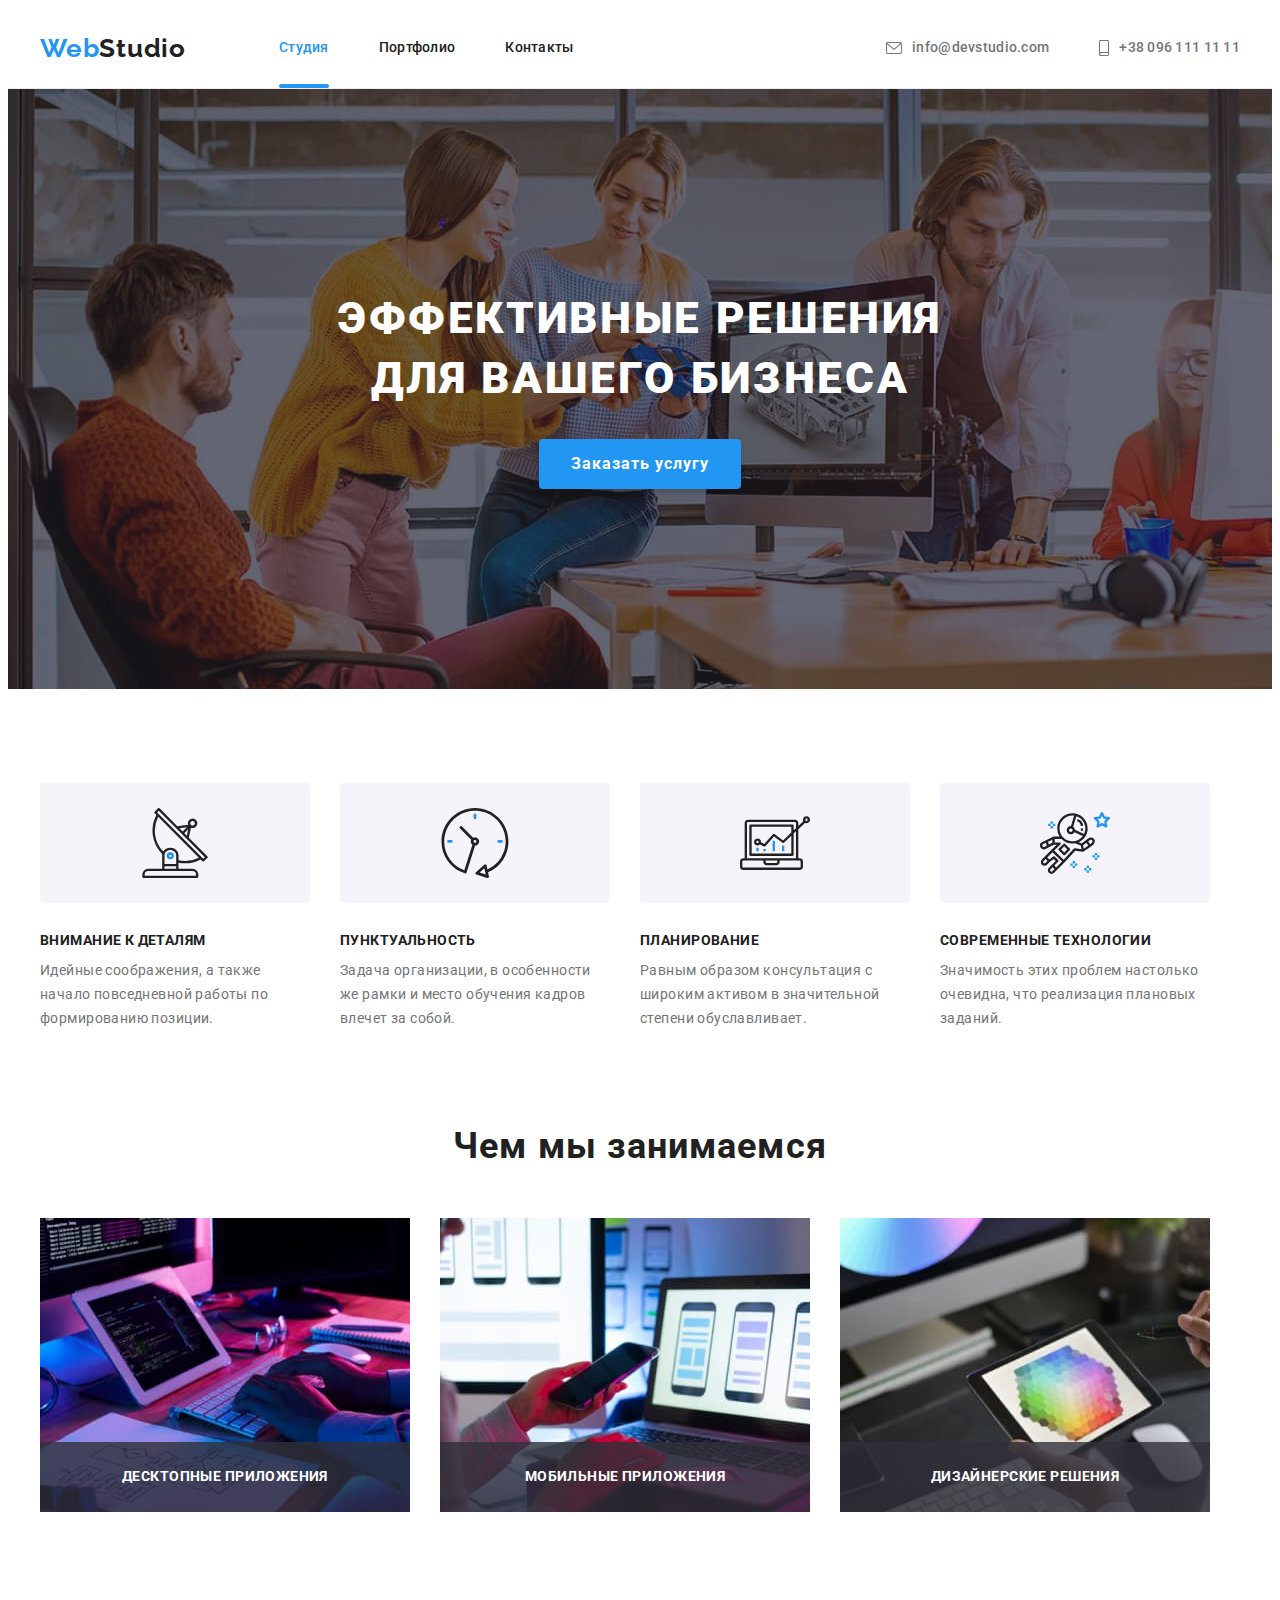
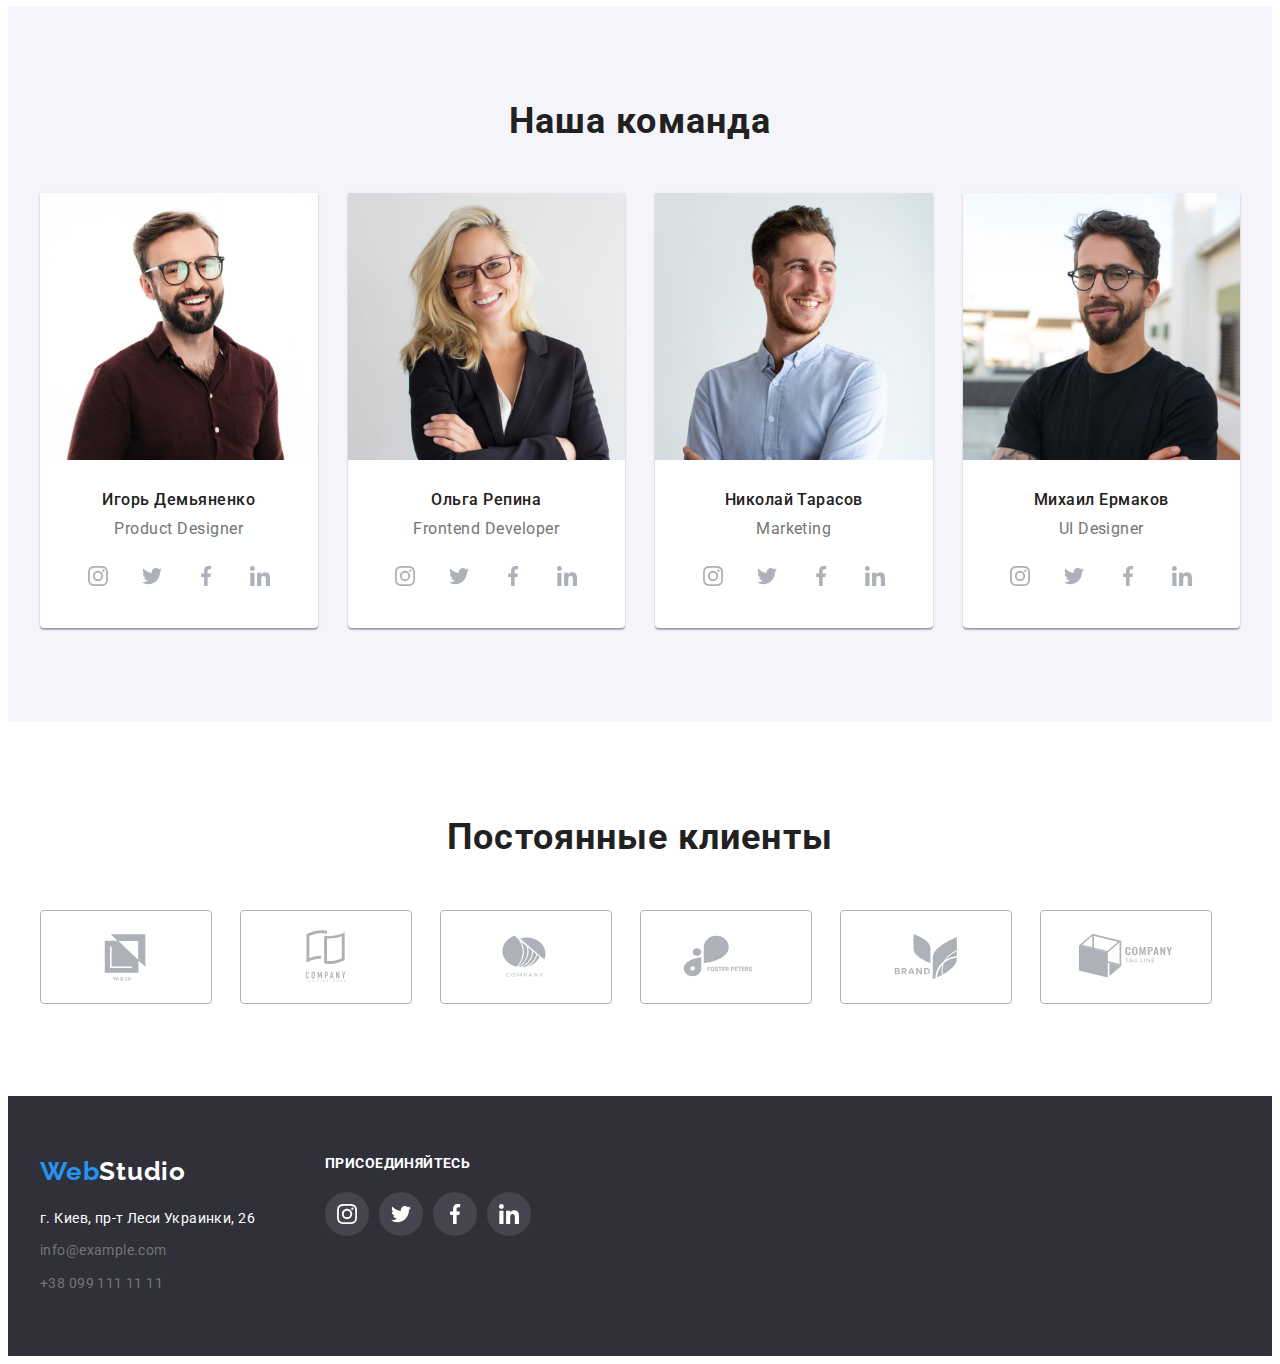
<file: index.html>
<!DOCTYPE html>
<html lang="ru">

<head>
    <meta charset="UTF-8">
    <meta http-equiv="X-UA-Compatible" content="IE=edge">
    <meta name="viewport" content="width=device-width, initial-scale=1.0">
    <link rel="preconnect" href="https://fonts.googleapis.com">
    <link rel="preconnect" href="https://fonts.gstatic.com" crossorigin>
    <link href="https://fonts.googleapis.com/css2?family=Raleway:wght@700&family=Roboto:wght@400;500;700&display=swap" rel="stylesheet">
    <link rel="stylesheet" href="https://cdnjs.cloudflare.com/ajax/libs/modern-normalize/1.1.0/modern-normalize.min.css"
        integrity="sha512-wpPYUAdjBVSE4KJnH1VR1HeZfpl1ub8YT/NKx4PuQ5NmX2tKuGu6U/JRp5y+Y8XG2tV+wKQpNHVUX03MfMFn9Q=="
        crossorigin="anonymous" referrerpolicy="no-referrer" />
    <link rel="stylesheet" href="./css/styles.css">
    <title>Студия</title>
</head>

<body>
    <header class="header">
        <div class="container header-container">
            <nav class="header-nav">
                <a href="" class="header-logo logo">
                    <span class="logo-accent">Web</span>Studio
                </a>
                <ul class="header-nav-list list">
                    <li class="current"><a href="" class="header-link link">Студия</a></li>
                    <li class="nav-list-item"><a href="./portfolio.html" class="header-link link">Портфолио</a></li>
                    <li class="nav-list-item"><a href="" class="header-link link">Контакты</a></li>
                </ul>
            </nav>
            <ul class="header-list list">
                <li class="header-list-item"><a href="mailto:info@devstudio.com" class="header-email link">
                    <svg class="header-list-icon" width="16" height="12">
                        <use href="./images/symbol-defs.svg#envelope"></use>
                    </svg>
                    info@devstudio.com</a></li>
                <li class="header-list-item"><a href="tel:+380961111111" class="header-tel link">
                    <svg class="header-list-icon" width="10" height="16">
                        <use href="./images/symbol-defs.svg#smartphone"></use>
                    </svg>+38 096 111 11 11</a></li>
            </ul>
        </div>
    </header>
    <main>
        <section class="hero">
            <h1 class="hero-text">Эффективные решения для вашего бизнеса</h1>
            <button type="button" class="hero-btn" data-modal-open>Заказать услугу</button>
        </section>
        <section class="features section">
            <div class="container">
                <h2 hidden>Особенности</h2>
                <ul class="features-list list">
                    <li class="feature-list-item">
                        <div class="feature-thumb">
                            <svg class="feature-icon" width="70" height="70">
                                <use href="./images/symbol-defs.svg#antenna"></use>
                            </svg>
                        </div>
                        <h3 class="feature-title">Внимание к деталям</h3>
                        <p class="feature-text">Идейные соображения, а также начало повседневной работы по формированию позиции.</p>
                    </li>
                    <li class="feature-list-item">
                        <div class="feature-thumb">
                            <svg class="feature-icon" width="70" height="70">
                                <use href="./images/symbol-defs.svg#clock"></use>
                            </svg>
                        </div>
                        <h3 class="feature-title">Пунктуальность</h3>
                        <p class="feature-text">Задача организации, в особенности же рамки и место обучения кадров влечет за собой.</p>
                    </li>
                    <li class="feature-list-item">
                        <div class="feature-thumb">
                            <svg class="feature-icon" width="70" height="70">
                                <use href="./images/symbol-defs.svg#diagram"></use>
                            </svg>
                        </div>
                        <h3 class="feature-title">Планирование</h3>
                        <p class="feature-text">Равным образом консультация с широким активом в значительной степени обуславливает.</p>
                    </li>
                    <li class="feature-list-item">
                        <div class="feature-thumb">
                            <svg class="feature-icon" width="70" height="70">
                                <use href="./images/symbol-defs.svg#astronaut"></use>
                            </svg>
                        </div>
                        <h3 class="feature-title">Современные технологии</h3>
                        <p class="feature-text">Значимость этих проблем настолько очевидна, что реализация плановых заданий.</p>
                    </li>
                </ul>
            </div>
        </section>
        <section class="work section">
            <div class="container">
                <h2 class="section-title">Чем мы занимаемся</h2>
                <ul class="work-list list">
                    <li class="work-list-item">
                        <img src="./images/img.jpg" alt="Верстка" width="370" height="294">
                        <p class="work-list-caption">Десктопные приложения</p>
                    </li>
                    <li class="work-list-item">
                        <img src="./images/img1.jpg" alt="Дизайн" width="370" height="294">
                        <p class="work-list-caption">Мобильные приложения</p>
                    </li>
                    <li class="work-list-item">
                        <img src="./images/img2.jpg" alt="Внешнее оформление" width="370" height="294">
                        <p class="work-list-caption">Дизайнерские решения</p>
                    </li>
                </ul>
            </div>
        </section>
        <section class="team section">
            <div class="container">
                <h2 class="section-title">Наша команда</h2>
                <ul class="team-list list">
                    <li class="team-list-item">
                        <img src="./images/img3.jpg" alt="Мужчина в очках и рубашке" width="270">
                        <div class="name">
                            <h3 class="team-member-name">Игорь Демьяненко</h3>
                            <p class="name-description" lang="en">Product Designer</p>
                            <ul class="social-links list">
                                <li class="social-links-item">
                                    <a href="https://www.instagram.com/" class="social-link" target="_blank">
                                        <svg class="social-link-icon" width="20" height="20">
                                            <use href="./images/symbol-defs.svg#instagram"></use>
                                        </svg>
                                    </a>
                                </li>
                                <li class="social-links-item">
                                    <a href="https://twitter.com/" class="social-link" target="_blank">
                                        <svg class="social-link-icon" width="20" height="20">
                                            <use href="./images/symbol-defs.svg#twitter"></use>
                                        </svg>
                                    </a>
                                </li>
                                <li class="social-links-item">
                                    <a href="https://www.facebook.com/" class="social-link" target="_blank">
                                        <svg class="social-link-icon" width="20" height="20">
                                            <use href="./images/symbol-defs.svg#facebook"></use>
                                        </svg>
                                    </a>
                                </li>
                                <li class="social-links-item">
                                    <a href="https://www.linkedin.com/" class="social-link" target="_blank">
                                        <svg class="social-link-icon" width="20" height="20">
                                            <use href="./images/symbol-defs.svg#linkedin"></use>
                                        </svg>
                                    </a>
                                </li>
                            </ul>
                        </div>
                    </li>
                    <li class="team-list-item">
                        <img src="./images/img4.jpg" alt="Женщина в очках" width="270">
                        <div class="name">
                            <h3 class="team-member-name">Ольга Репина</h3>
                            <p class="name-description" lang="en">Frontend Developer</p>
                            <ul class="social-links list">
                                <li class="social-links-item">
                                    <a href="https://www.instagram.com/" class="social-link" target="_blank">
                                        <svg class="social-link-icon" width="20" height="20">
                                            <use href="./images/symbol-defs.svg#instagram"></use>
                                        </svg>
                                    </a>
                                </li>
                                <li class="social-links-item">
                                    <a href="https://twitter.com/" class="social-link" target="_blank">
                                        <svg class="social-link-icon" width="20" height="20">
                                            <use href="./images/symbol-defs.svg#twitter"></use>
                                        </svg>
                                    </a>
                                </li>
                                <li class="social-links-item">
                                    <a href="https://www.facebook.com/" class="social-link" target="_blank">
                                        <svg class="social-link-icon" width="20" height="20">
                                            <use href="./images/symbol-defs.svg#facebook"></use>
                                        </svg>
                                    </a>
                                </li>
                                <li class="social-links-item">
                                    <a href="https://www.linkedin.com/" class="social-link" target="_blank">
                                        <svg class="social-link-icon" width="20" height="20">
                                            <use href="./images/symbol-defs.svg#linkedin"></use>
                                        </svg>
                                    </a>
                                </li>
                            </ul>
                        </div>
                    </li>
                    <li class="team-list-item">
                        <img src="./images/img5.jpg" alt="Мужчина в рубашке" width="270">
                        <div class="name">
                            <h3 class="team-member-name">Николай Тарасов</h3>
                            <p class="name-description" lang="en">Marketing</p>
                            <ul class="social-links list">
                                <li class="social-links-item">
                                    <a href="https://www.instagram.com/" class="social-link" target="_blank">
                                        <svg class="social-link-icon" width="20" height="20">
                                            <use href="./images/symbol-defs.svg#instagram"></use>
                                        </svg>
                                    </a>
                                </li>
                                <li class="social-links-item">
                                    <a href="https://twitter.com/" class="social-link" target="_blank">
                                        <svg class="social-link-icon" width="20" height="20">
                                            <use href="./images/symbol-defs.svg#twitter"></use>
                                        </svg>
                                    </a>
                                </li>
                                <li class="social-links-item">
                                    <a href="https://www.facebook.com/" class="social-link" target="_blank">
                                        <svg class="social-link-icon" width="20" height="20">
                                            <use href="./images/symbol-defs.svg#facebook"></use>
                                        </svg>
                                    </a>
                                </li>
                                <li class="social-links-item">
                                    <a href="https://www.linkedin.com/" class="social-link" target="_blank">
                                        <svg class="social-link-icon" width="20" height="20">
                                            <use href="./images/symbol-defs.svg#linkedin"></use>
                                        </svg>
                                    </a>
                                </li>
                            </ul>
                        </div>
                    </li>
                    <li class="team-list-item">
                        <img src="./images/img6.jpg" alt="Мужчина в очках и футболке" width="270">
                        <div class="name">
                            <h3 class="team-member-name">Михаил Ермаков</h3>
                            <p class="name-description" lang="en">UI Designer</p>
                            <ul class="social-links list">
                                <li class="social-links-item">
                                    <a href="https://www.instagram.com/" class="social-link" target="_blank">
                                        <svg class="social-link-icon" width="20" height="20">
                                            <use href="./images/symbol-defs.svg#instagram"></use>
                                        </svg>
                                    </a>
                                </li>
                                <li class="social-links-item">
                                    <a href="https://twitter.com/" class="social-link" target="_blank">
                                        <svg class="social-link-icon" width="20" height="20">
                                            <use href="./images/symbol-defs.svg#twitter"></use>
                                        </svg>
                                    </a>
                                </li>
                                <li class="social-links-item">
                                    <a href="https://www.facebook.com/" class="social-link" target="_blank">
                                        <svg class="social-link-icon" width="20" height="20">
                                            <use href="./images/symbol-defs.svg#facebook"></use>
                                        </svg>
                                    </a>
                                </li>
                                <li class="social-links-item">
                                    <a href="https://www.linkedin.com/" class="social-link" target="_blank">
                                        <svg class="social-link-icon" width="20" height="20">
                                            <use href="./images/symbol-defs.svg#linkedin"></use>
                                        </svg>
                                    </a>
                                </li>
                            </ul>
                        </div>
                    </li>
                </ul>
            </div>
        </section>
        <section class="clients section">
            <div class="container">
                <h2 class="section-title">Постоянные клиенты</h2>
                <ul class="clients-list list">
                    <li class="client-list-item">
                        <a href="" class="client-link">
                            <svg class="client-logo" width="106" height="60">
                                <use href="./images/symbol-defs.svg#logo1"></use>
                            </svg>
                        </a>
                    </li>
                    <li class="client-list-item">
                        <a href="" class="client-link">
                            <svg class="client-logo" width="106" height="60">
                                <use href="./images/symbol-defs.svg#logo2"></use>
                            </svg>
                        </a>
                    </li>
                    <li class="client-list-item">
                        <a href="" class="client-link">
                            <svg class="client-logo" width="106" height="60">
                                <use href="./images/symbol-defs.svg#logo3"></use>
                            </svg>
                        </a>
                    </li>
                    <li class="client-list-item">
                        <a href="" class="client-link">
                            <svg class="client-logo" width="106" height="60">
                                <use href="./images/symbol-defs.svg#logo4"></use>
                            </svg>
                        </a>
                    </li>
                    <li class="client-list-item">
                        <a href="" class="client-link">
                            <svg class="client-logo" width="106" height="60">
                                <use href="./images/symbol-defs.svg#logo5"></use>
                            </svg>
                        </a>
                    </li>
                    <li class="client-list-item">
                        <a href="" class="client-link">
                            <svg class="client-logo" width="106" height="60">
                                <use href="./images/symbol-defs.svg#logo6"></use>
                            </svg>
                        </a>
                    </li>
                </ul>
            </div>
        </section>
    </main>
    <footer class="footer">
        <div class="footer-box container">
            <div class="contacts-container">
                <a href="" class="footer-logo logo">
                    <span class="logo-accent">Web</span>Studio
                </a>
                <address class="contacts-address">
                    <ul class="contacts-list list">
                        <li class="contacts-item"><a href="https://goo.gl/maps/swwWG8n8bn1zcpLx5" target="_blank" rel="noopener nofollow noreferrer" class="address-link link">г. Киев, пр-т Леси Украинки, 26</a></li>
                        <li class="contacts-item"><a href="mailto:info@example.com" class="footer-email link">info@example.com</a></li>
                        <li class="contacts-item"><a href="tel:+380991111111" class="footer-tel link">+38 099 111 11 11</a></li>
                    </ul>
                </address>
            </div>
            <div class="join-container">
                <p class="join-caption">присоединяйтесь</p>
                <ul class="social-links list">
                    <li class="social-links-item">
                        <a href="" class="social-link join-social-link">
                            <svg class="social-link-icon" width="20" height="20">
                                <use href="./images/symbol-defs.svg#instagram"></use>
                            </svg>
                        </a>
                    </li>
                    <li class="social-links-item">
                        <a href="" class="social-link join-social-link">
                            <svg class="social-link-icon" width="20" height="20">
                                <use href="./images/symbol-defs.svg#twitter"></use>
                            </svg>
                        </a>
                    </li>
                    <li class="social-links-item">
                        <a href="" class="social-link join-social-link">
                            <svg class="social-link-icon" width="20" height="20">
                                <use href="./images/symbol-defs.svg#facebook"></use>
                            </svg>
                        </a>
                    </li>
                    <li class="social-links-item ">
                        <a href="" class="social-link join-social-link">
                            <svg class="social-link-icon" width="20" height="20">
                                <use href="./images/symbol-defs.svg#linkedin"></use>
                            </svg>
                        </a>
                    </li>
                </ul>
            </div>
        </div>
    </footer>
    <div class="backdrop is-hidden" data-modal>
        <div class="modal">
            <button type="button" class="modal-close-btn" data-modal-close>
                <svg class="close-btn-icon" width="18" height="18">
                    <use href="./images/symbol-defs.svg#close"></use>
                </svg>
            </button>
        </div>
    </div>
    <script src="./js/modal.js"></script>
</body>

</html>
</file>
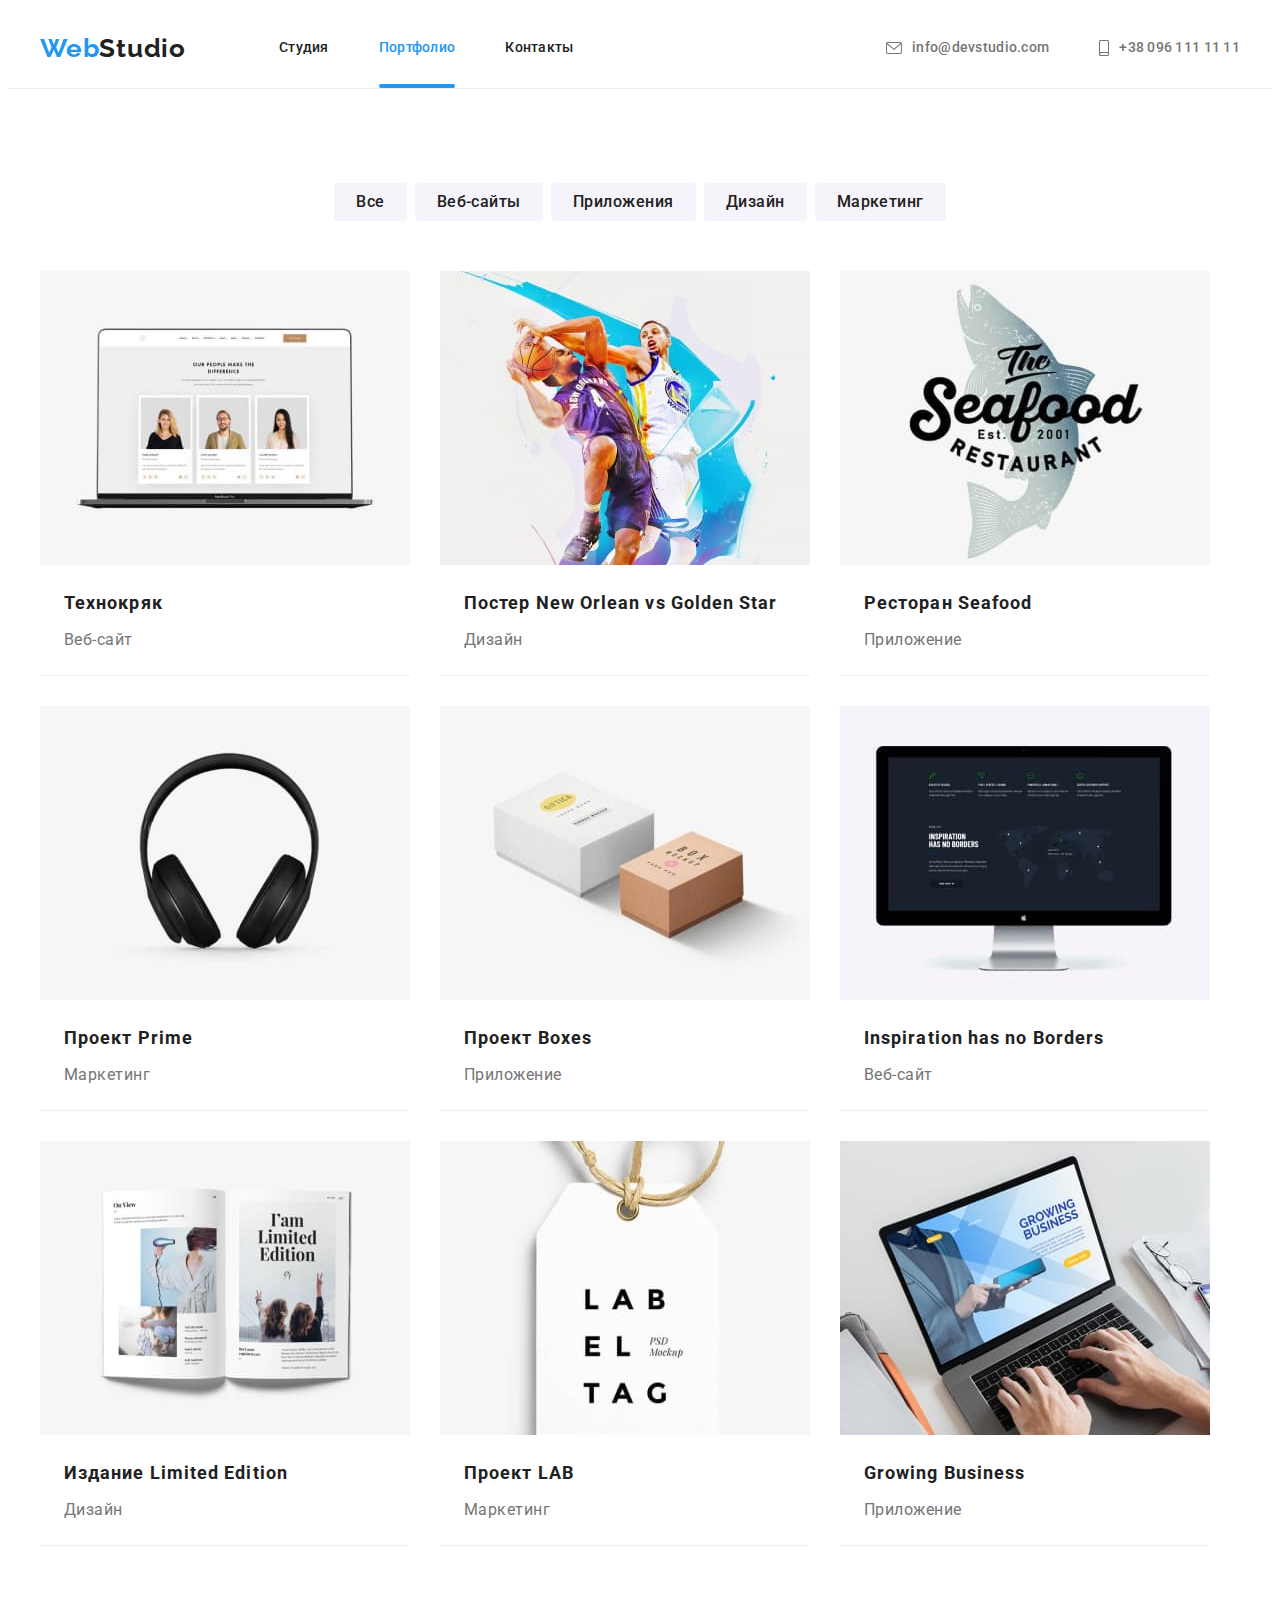
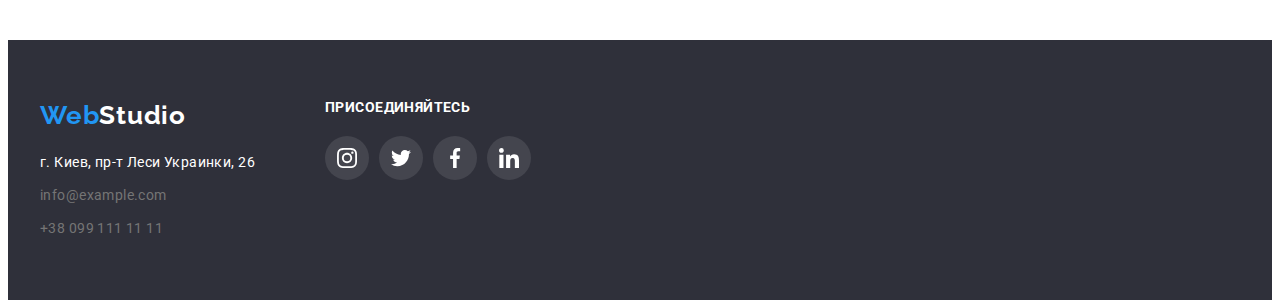
<file: portfolio.html>
<!DOCTYPE html>
<html lang="ru">
<head>
    <meta charset="UTF-8">
    <meta http-equiv="X-UA-Compatible" content="IE=edge">
    <meta name="viewport" content="width=device-width, initial-scale=1.0">
    <link rel="preconnect" href="https://fonts.googleapis.com">
    <link rel="preconnect" href="https://fonts.gstatic.com" crossorigin>
    <link href="https://fonts.googleapis.com/css2?family=Raleway:wght@700&family=Roboto:wght@400;500;700&display=swap" rel="stylesheet">
    <link rel="stylesheet" href="https://cdnjs.cloudflare.com/ajax/libs/modern-normalize/1.1.0/modern-normalize.min.css"
        integrity="sha512-wpPYUAdjBVSE4KJnH1VR1HeZfpl1ub8YT/NKx4PuQ5NmX2tKuGu6U/JRp5y+Y8XG2tV+wKQpNHVUX03MfMFn9Q=="
        crossorigin="anonymous" referrerpolicy="no-referrer" />
    <link rel="stylesheet" href="./css/styles.css">
    <title>Портфолио</title>
</head>
<body>
    <header class="header">
        <div class="container header-container">
            <nav class="header-nav">
                <a href="./index.html" class="header-logo logo">
                    <span class="logo-accent">Web</span>Studio
                </a>
                <ul class="header-nav-list list">
                    <li class="nav-list-item"><a href="./index.html" class="header-link link">Студия</a></li>
                    <li class="current"><a href="" class="header-link link">Портфолио</a></li>
                    <li class="nav-list-item"><a href="" class="header-link link">Контакты</a></li>
                </ul>
            </nav>
            <ul class="header-list list">
                <li class="header-list-item"><a href="mailto:info@devstudio.com" class="header-email link">
                    <svg class="header-list-icon" width="16" height="12">
                        <use href="./images/symbol-defs.svg#envelope"></use>
                    </svg>
                    info@devstudio.com</a></li>
                <li class="header-list-item"><a href="tel:+380961111111" class="header-tel link">
                    <svg class="header-list-icon" width="10" height="16">
                        <use href="./images/symbol-defs.svg#smartphone"></use>
                    </svg>+38 096 111 11 11</a></li>
            </ul>
        </div>
    </header>
    <main>
       <section class="examples section">
            <div class="container">
                <h1 hidden>Наши работы</h1>
                    <ul class="filter-list list">
                        <li class="filter-list-item"><button type="button" class="filter-btn">Все</button></li>
                        <li class="filter-list-item"><button type="button" class="filter-btn">Веб-сайты</button></li>
                        <li class="filter-list-item"><button type="button" class="filter-btn">Приложения</button></li>
                        <li class="filter-list-item"><button type="button" class="filter-btn">Дизайн</button></li>
                        <li class="filter-list-item"><button type="button" class="filter-btn">Маркетинг</button></li>
                </ul>
                <ul class="examples-list list">
                    <li class="examples-list-item">
                        <a href="#" class="example-link link">
                            <div class="example-wrapper">
                                <img src="./images/img7.jpg" alt="Страница на экране ноутбука" width="370">
                                <p class="example-top-text">Ресурс предлагает комплексные предложения с разным уровнем функционала и сервисов. Все это позволит посетителю получить исчерпывающие сведения о компании или частном лице.</p>
                            </div>
                            <div class="example-container">
                                <h2 class="example-title">Технокряк</h2>
                                <p class="example-text">Веб-сайт</p>
                            </div>
                        </a>
                    </li>
                    <li class="examples-list-item">
                        <a href="#" class="example-link link">
                            <div class="example-wrapper">
                                <img src="./images/img8.jpg" alt="Постер с двумя баскетболистами" width="370">
                                <p class="example-top-text">Ресурс предлагает комплексные предложения с разным уровнем функционала и сервисов. Все это позволит посетителю получить исчерпывающие сведения о компании или частном лице.</p>
                            </div>
                            <div class="example-container">
                                <h2 class="example-title">Постер New Orlean vs Golden Star</h2>
                                <p class="example-text">Дизайн</p>
                            </div>
                        </a>
                    </li>
                    <li class="examples-list-item">
                        <a href="#" class="example-link link">
                            <div class="example-wrapper"><img
                                 src="./images/img9.jpg" alt="Логотип ресторана" width="370">
                                <p class="example-top-text">Ресурс предлагает комплексные предложения с разным уровнем функционала и сервисов. Все это позволит посетителю получить исчерпывающие сведения о компании или частном лице.</p>
                                </div>
                            <div class="example-container">
                                <h2 class="example-title">Ресторан Seafood</h2>
                                <p class="example-text">Приложение</p>
                            </div>
                        </a>
                    </li>
                    <li class="examples-list-item">
                        <a href="#" class="example-link link">
                            <div class="example-wrapper">
                                <img src="./images/img10.jpg" alt="Наушники" width="370">
                                <p class="example-top-text">Ресурс предлагает комплексные предложения с разным уровнем функционала и сервисов. Все это позволит посетителю получить исчерпывающие сведения о компании или частном лице.</p>
                            </div>
                            <div class="example-container">
                                <h2 class="example-title">Проект Prime</h2>
                                <p class="example-text">Маркетинг</p>
                            </div>
                        </a>
                    </li>
                    <li class="examples-list-item">
                        <a href="#" class="example-link link">
                            <div class="example-wrapper">
                                <img src="./images/img11.jpg" alt="Две коробки" width="370">
                                <p class="example-top-text">Ресурс предлагает комплексные предложения с разным уровнем функционала и сервисов. Все это позволит посетителю получить исчерпывающие сведения о компании или частном лице.</p>
                            </div>
                            <div class="example-container">
                                <h2 class="example-title">Проект Boxes</h2>
                                <p class="example-text">Приложение</p>
                            </div>
                        </a>
                    </li>
                    <li class="examples-list-item">
                        <a href="#" class="example-link link">
                            <div class="example-wrapper">
                                <img src="./images/img12.jpg" alt="Страница на экране компьютера" width="370">
                                <p class="example-top-text">Ресурс предлагает комплексные предложения с разным уровнем функционала и сервисов. Все это позволит посетителю получить исчерпывающие сведения о компании или частном лице.</p>
                            </div>
                            <div class="example-container">
                                <h2 class="example-title">Inspiration has no Borders</h2>
                                <p class="example-text">Веб-сайт</p>
                            </div>
                        </a>
                    </li>
                    <li class="examples-list-item">
                        <a href="#" class="example-link link">
                            <div class="example-wrapper">
                                <img src="./images/img13.jpg" alt="Страницы журнала" width="370">
                                <p class="example-top-text">Ресурс предлагает комплексные предложения с разным уровнем функционала и сервисов. Все это позволит посетителю получить исчерпывающие сведения о компании или частном лице.</p>
                            </div>
                            <div class="example-container">
                                <h2 class="example-title">Издание Limited Edition</h2>
                                <p class="example-text">Дизайн</p>
                            </div>
                        </a>
                    </li>
                    <li class="examples-list-item">
                        <a href="#" class="example-link link">
                            <div class="example-wrapper">
                                <img src="./images/img14.jpg" alt="Этикетка" width="370">
                                <p class="example-top-text">Ресурс предлагает комплексные предложения с разным уровнем функционала и сервисов. Все это позволит посетителю получить исчерпывающие сведения о компании или частном лице.</p>
                            </div>
                            <div class="example-container">
                                <h2 class="example-title">Проект LAB</h2>
                                <p class="example-text">Маркетинг</p>
                            </div>
                        </a>
                    </li>
                    <li class="examples-list-item">
                        <a href="#" class="example-link link">
                            <div class="example-wrapper">
                                <img src="./images/img15.jpg" alt="Страница приложения" width="370">
                                <p class="example-top-text">Ресурс предлагает комплексные предложения с разным уровнем функционала и сервисов. Все это позволит посетителю получить исчерпывающие сведения о компании или частном лице.</p>
                            </div>
                            <div class="example-container">
                                <h2 class="example-title">Growing Business</h2>
                                <p class="example-text">Приложение</p>
                            </div>
                        </a>
                    </li>
                </ul>
            </div>
       </section>
    </main>
    <footer class="footer">
        <div class="footer-box container">
            <div class="contacts-container">
                <a href="./index.html" class="footer-logo logo">
                    <span class="logo-accent">Web</span>Studio
                </a>
                <address class="contacts-address">
                    <ul class="contacts-list list">
                        <li class="contacts-item"><a href="https://goo.gl/maps/swwWG8n8bn1zcpLx5" target="_blank" rel="noopener nofollow noreferrer" class="address-link link">г. Киев, пр-т Леси Украинки, 26</a></li>
                        <li class="contacts-item"><a href="mailto:info@example.com" class="footer-email link">info@example.com</a></li>
                        <li class="contacts-item"><a href="tel:+380991111111" class="footer-tel link">+38 099 111 11 11</a></li>
                    </ul>
                </address>
            </div>
            <div class="join-container">
                <p class="join-caption">присоединяйтесь</p>
                <ul class="social-links list">
                    <li class="social-links-item">
                        <a href="https://www.instagram.com/" class="social-link join-social-link" target="_blank">
                            <svg class="social-link-icon" width="20" height="20">
                                <use href="./images/symbol-defs.svg#instagram"></use>
                            </svg>
                        </a>
                    </li>
                    <li class="social-links-item">
                        <a href="https://twitter.com/" class="social-link join-social-link" target="_blank">
                            <svg class="social-link-icon" width="20" height="20">
                                <use href="./images/symbol-defs.svg#twitter"></use>
                            </svg>
                        </a>
                    </li>
                    <li class="social-links-item">
                        <a href="https://www.facebook.com/" class="social-link join-social-link" target="_blank">
                            <svg class="social-link-icon" width="20" height="20">
                                <use href="./images/symbol-defs.svg#facebook"></use>
                            </svg>
                        </a>
                    </li>
                    <li class="social-links-item ">
                        <a href="https://www.linkedin.com/" class="social-link join-social-link" target="_blank">
                            <svg class="social-link-icon" width="20" height="20">
                                <use href="./images/symbol-defs.svg#linkedin"></use>
                            </svg>
                        </a>
                    </li>
                </ul>
            </div>
        </div>
    </footer>
</body>
</html>
</file>
<file: css/styles.css>
:root {
        --accent-color: #2196F3;
        --background-color:#2F303A;
        --main-text-color: #212121;
        --secondary-text-color: #757575;
        --main-icon-color: #AFB1B8;
    }
    html {
        line-height: 0;
    }
    h1, h2, h3, h4, h5, h6, p {
        margin: 0;
    }
    ul, ol {
        margin: 0;
        padding-left: 0;
    }
    button {
        cursor: pointer;
    }
    img {
        display: block;
        width: 100%;
        height: auto;
    }
    body {
        font-family: Roboto, sans-serif;
        color: var(--main-text-color);
    }
    .container {
        width: 1200px;
        padding-left: 15px;
        padding-right: 15px;
        margin: 0 auto;
       /* outline: 1px solid rgb(204, 21, 82);*/
    }
    .section {
        padding-top: 94px;
    }
    .section:not(.features) {
        padding-bottom: 94px;
    }
    .list {
        list-style: none;
        margin: 0;
        padding: 0;
    }
    .logo {
        font-family: 'Raleway', sans-serif;
        text-decoration: none;
        font-weight: 700;
        font-size: 26px;
        line-height: 1.19;
        letter-spacing: 0.03em;
    }
    /*------------------------HEADER------------------------*/
    .header-logo {
      color: inherit;
      margin-right: 93px;
    }
    .logo-accent {
        color: var(--accent-color);
    }
    .link {
        text-decoration: none;
    }
    .header {
        border-bottom: 1px solid #ececec;
    }
    .header-container {
        display: flex;
        align-items: center;
    }
    .header-nav {
        display: flex;
        align-items: center;
    }
    .header-nav-list {
        display: flex;
        align-items: center;
    }
    .header-nav-list > li:not(:last-child) {
        margin-right: 50px;
    }
    .header-list {
        display: flex;
        align-items: center;
        margin-left: auto;
    }
    .header-link {
        color: inherit;
        font-weight: 500;
        font-size: 14px;
        line-height: 1.14;
        letter-spacing: 0.02em;
        padding-top: 32px;
        padding-bottom: 32px;
        transition-property: color;
        transition-duration: 250ms;
        transition-timing-function: cubic-bezier(0.4, 0, 0.2, 1);
    }
    .current {
        color: var(--accent-color);
        position: relative;
    }
    .current::after {
        content: '';
        position: absolute;
        bottom: -32px;
        display: block;
        width: 100%;
        height: 4px;
        background: #2196F3;
        border-radius: 2px;
    }
    .header-link:hover,
    .header-link:focus {
        color: var(--accent-color);
    }
    .header-list-item:not(:last-child) {
        margin-right: 50px;
    }
   .header-email,
   .header-tel {
        display: flex;
        align-items: center;
        justify-content: center;
        color: var(--secondary-text-color);
        font-weight: 500;
        font-size: 14px;
        line-height: 1.14;
        letter-spacing: 0.02em;
        padding-top: 32px;
        padding-bottom: 32px;
        transition-property: color;
        transition-duration: 250ms;
        transition-timing-function: cubic-bezier(0.4, 0, 0.2, 1);
   }
   .header-email:hover,
   .header-tel:hover,
   .header-email:focus,
   .header-tel:focus {
       color: var(--accent-color);
   }
   .header-list-icon {
        margin-right: 10px;
        fill: currentColor;
   }
   
   /*------------------------HERO------------------------*/
   .hero {
       background-color: var(--background-color);
       background-image: 
       linear-gradient(rgba(47, 48, 58, 0.4),rgba(47, 48, 58, 0.4)),
       url(../images/hero-image.jpg);
       max-width: 1600px;
       padding-top: 200px;
       padding-bottom: 200px;
       text-align: center;
       margin: 0 auto;
   }
   .hero-text {
        max-width: 696px;
        font-weight: 900;
        font-size: 44px;
        line-height: 1.36;
        letter-spacing: 0.06em;
        text-transform: uppercase;
        color: #ffffff; 
        margin-left: auto;
        margin-right: auto;
        margin-bottom: 30px;
   }
   .hero-btn {
        background: var(--accent-color);
        box-shadow: 0px 4px 4px rgba(0, 0, 0, 0.15);
        border-radius: 4px;
        letter-spacing: 0.06em;
        font-weight: 700;
        font-size: 16px;
        line-height: 1.9;
        font-family: inherit;
        color: #FFFFFF;
        border: none;
        padding: 10px 32px;
   }
   /*------------------------FEATURES------------------------*/
    .features-list {
        display: flex;
   }
   .feature-list-item {
       width: 270px;
   }
   .feature-list-item:not(:last-child) {
        margin-right: 30px;
   }
   .feature-thumb {
        display: flex;
        width: 270px;
        height: 120px;
        justify-content: center;
        align-items: center;
        border-radius: 4px;
        background-color: #F5F4FA;
   }
   .feature-title {
        font-size: 14px;
        line-height: 1.14;
        letter-spacing: 0.03em;
        text-transform: uppercase;
        margin-top: 30px;
        margin-bottom: 10px;
   }
   .feature-text {
        font-size: 14px;
        line-height: 1.71;
        letter-spacing: 0.03em;
        color: var(--secondary-text-color);
   }
   /*------------------------WORK------------------------*/
   .work-list {
       display: flex;
   }
   .work-list-item {
        position: relative;
   }
   .work-list-item:not(:last-child) {
       margin-right: 30px;
   }
   .work-list-caption {
        position: absolute;
        bottom: 0;
        width: 100%;
        height: 70px;
        display: flex;
        justify-content: center;
        align-items: center;

        font-weight: 700;
        font-size: 14px;
        line-height: 1.14;
        text-align: center;
        letter-spacing: 0.03em;
        text-transform: uppercase;
        color: #FFFFFF;
        background-color: rgba(47, 48, 58, 0.8);
   }
   /*------------------------TEAM------------------------*/
   .team {
       background-color: #F5F4FA;;
   }
   .section-title {
        font-size: 36px;
        line-height: 1.2;
        text-align: center;
        letter-spacing: 0.03em;
        margin-bottom: 50px;
   }
   .team-list {
       display: flex;
   }
    .team-list-item {
        background-color: #ffffff;
        box-shadow: 0px 1px 3px rgba(0, 0, 0, 0.12), 0px 1px 1px rgba(0, 0, 0, 0.14), 0px 2px 1px rgba(0, 0, 0, 0.2);
        border-radius: 0px 0px 4px 4px;
    }
    .team-list-item:not(:last-child) {
        margin-right: 30px;
    }
    .name {
        padding-top: 30px;
        padding-bottom: 30px;
        text-align: center;
    }
   .team-member-name {
        font-weight: 500;
        font-size: 16px;
        line-height: 1.19;
        letter-spacing: 0.03em;
        margin-bottom: 10px;
   }
   .name-description {
        font-size: 16px;
        line-height: 1.19;
        letter-spacing: 0.03em;
        color: var(--secondary-text-color);
        margin-bottom: 16px;
   }
   .social-links {
        display: flex;
        justify-content: center;
   }
   .social-links-item {
        width: 44px;
        height: 44px;
   }
   .social-links-item:not(:last-child) {
        margin-right: 10px;
   }
   .social-link {
        display: flex;
        width: 100%;
        height: 100%;
        border-radius: 50%;
        color: var(--main-icon-color);
        align-items: center;
        justify-content: center;
        transition-property: color, background-color;
        transition-duration: 250ms;
        transition-timing-function: cubic-bezier(0.4, 0, 0.2, 1);
   }
   .social-link:hover, .social-link:focus {
        background-color: #2196F3;
        color: #FFFFFF;
   }
   .social-link-icon {
        fill: currentColor;
   }
    /*------------------------CLIENTS------------------------*/
    .clients-list {
        display: flex;
    }
    .client-list-item {
        width: 170px;
        height: 92px;
    }
    .client-list-item:not(:last-child) {
        margin-right: 30px;
    }
    
    .client-link {
        display: flex;
        width: 100%;
        height:100%;
        border: 1px solid var(--main-icon-color);
        border-radius: 4px;
        color: var(--main-icon-color);
        justify-content: center;
        align-items: center;
        transition-property: color, border-color;
        transition-duration: 250ms;
        transition-timing-function: cubic-bezier(0.4, 0, 0.2, 1);
    }
    .client-link:hover, .client-link:focus {
        border-color: var(--accent-color);
        color: var(--accent-color);
    }
    .client-logo {
        fill: currentColor;
    }
    /*------------------------FOOTER------------------------*/
   .footer {
       background-color: var(--background-color);
       padding-top: 60px;
       padding-bottom: 60px;
   }
   .footer-box {
    display: flex;
   }
   .contacts-container {
    margin-right: 70px;
   }
   .footer-logo {
        display: inline-block;
        color: #ffffff;
       margin-bottom: 20px;
   }
   .contacts-item:not(:last-child) {
    margin-bottom: 9px;
   }
   .contacts-address {
    font-style: normal;
   }
   .address-link {
        font-size: 14px;
        line-height: 1.7;
        letter-spacing: 0.03em;
        color: #FFFFFF;
        transition-property: color;
        transition-duration: 250ms;
        transition-timing-function: cubic-bezier(0.4, 0, 0.2, 1);
   }
   .footer-email,
   .footer-tel {
        font-size: 14px;
        line-height: 1.7;
        letter-spacing: 0.03em;
        color: var(--secondary-text-color);
        transition-property: color;
        transition-duration: 250ms;
        transition-timing-function: cubic-bezier(0.4, 0, 0.2, 1);
   }
   .address-link:hover, .address-link:focus,
   .footer-email:hover, .footer-email:focus,
   .footer-tel:hover, .footer-tel:focus {
       color: var(--accent-color);
   }
   .join-caption {
        font-weight: 700;
        font-size: 14px;
        line-height: 1.14;
        letter-spacing: 0.03em;
        text-transform: uppercase;
        color: #FFFFFF;
        margin-bottom: 20px;
   }
   .social-link.join-social-link {
        color: #FFFFFF;
        background-color: rgba(255, 255, 255, 0.1);
   }
   .social-link.join-social-link:hover,
   .social-link.join-social-link:focus {
        background-color: var(--accent-color);
   }

  /*------------------------PORTFOLIO------------------------*/
    .filter-list {
        display: flex;
        justify-content: center;
        margin-bottom: 50px;
    }
    .filter-list-item:not(:last-child) {
        margin-right: 8px;
    }
   .filter-btn {
        background-color: #F5F4FA;;
        border-radius: 4px;
        border: 0;
        font-family: inherit;
        font-weight: 500;
        font-size: 16px;
        line-height: 1.62;
        text-align: center;
        letter-spacing: 0.03em;
        color: var(--main-text-color);
        cursor: pointer;
        padding: 6px 22px;
        transition-property: background-color, color;
        transition-duration: 250ms;
        transition-timing-function: cubic-bezier(0.4, 0, 0.2, 1);
    }
    .filter-btn:hover,
    .filter-btn:focus {
        background-color: var(--accent-color);
        color: #ffffff;
        box-shadow: 0px 3px 1px rgba(0, 0, 0, 0.1), 0px 1px 2px rgba(0, 0, 0, 0.08), 0px 2px 2px rgba(0, 0, 0, 0.12);
    }
    .examples-list {
        display: flex;
        flex-wrap: wrap;
        margin-right: -30px;
        margin-bottom: -30px;
    }
    .examples-list-item {
        background: #FFFFFF;
        border-bottom: 1px solid #EEEEEE;
        margin-right: 30px;
        margin-bottom: 30px;
    }
    .example-container {
        padding: 20px 24px;
    }
    .example-title {
        font-size: 18px;
        line-height: 2;
        letter-spacing: 0.06em;
        margin-bottom: 4px;
    }
    .example-text {
        font-size: 16px;
        line-height: 1.88;
        letter-spacing: 0.03em;
        color: var(--secondary-text-color);
    }
   .example-link {
       color: inherit;
       display: block;
       transition-property: box-shadow;
       transition-duration: 250ms;
       transition-timing-function: cubic-bezier(0.4, 0, 0.2, 1);
   }
   .example-link:hover, .example-link:focus {
        box-shadow: 0px 1px 1px rgba(0, 0, 0, 0.12), 0px 4px 4px rgba(0, 0, 0, 0.06), 1px 4px 6px rgba(0, 0, 0, 0.16);
   }
   .example-link:hover .example-top-text {
        transform: translateY(-100%);
   }
   .example-wrapper {
        position: relative;
        width: 100%;
        overflow: hidden;
   }
   .example-top-text {
        position: absolute;
        height: 100%;
        padding: 63px 24px;
        font-size: 18px;
        line-height: 1.6;
        letter-spacing: 0.03em;
        color: #FFFFFF;
        background-color: rgba(33, 150, 243, 0.9);
        transform: translateY(0%);
        transition-property: transform;
        transition-duration: 250ms;
        transition-timing-function: cubic-bezier(0.4, 0, 0.2, 1);
   }
/*------------------------MODAL------------------------*/
   .backdrop {
        position: fixed;
        top: 0;
        width: 100%;
        height: 100%;
        background-color: rgba(0, 0, 0, 0.2);
        transition: opacity 300ms cubic-bezier(0.4, 0, 0.2, 1), visibility 300ms cubic-bezier(0.4, 0, 0.2, 1);
   }
   .modal {
        position: absolute;
        top: 50%;
        left: 50%;
        transform: translate(-50%, -50%) scale(1);
        width: 528px;
        min-height: 581px;
        background: #FFFFFF;
        box-shadow: 0px 1px 3px rgba(0, 0, 0, 0.12), 0px 1px 1px rgba(0, 0, 0, 0.14), 0px 2px 1px rgba(0, 0, 0, 0.2);
        border-radius: 4px;
        transition: opacity 600ms cubic-bezier(0.4, 0, 0.2, 1);
   }
   .backdrop.is-hidden .modal {
        opacity: 0;
   }
   .modal-close-btn {
        position: absolute;
        top: 8px;
        right: 8px;
        display: flex;
        align-items: center;
        justify-content: center;
        width: 30px;
        height: 30px;
        border: 1px solid rgba(0, 0, 0, 0.1);
        border-radius: 50%;
        background: none;
   }
   .is-hidden {
        visibility: hidden;
        opacity: 0;
        pointer-events: none;
   }
</file>
